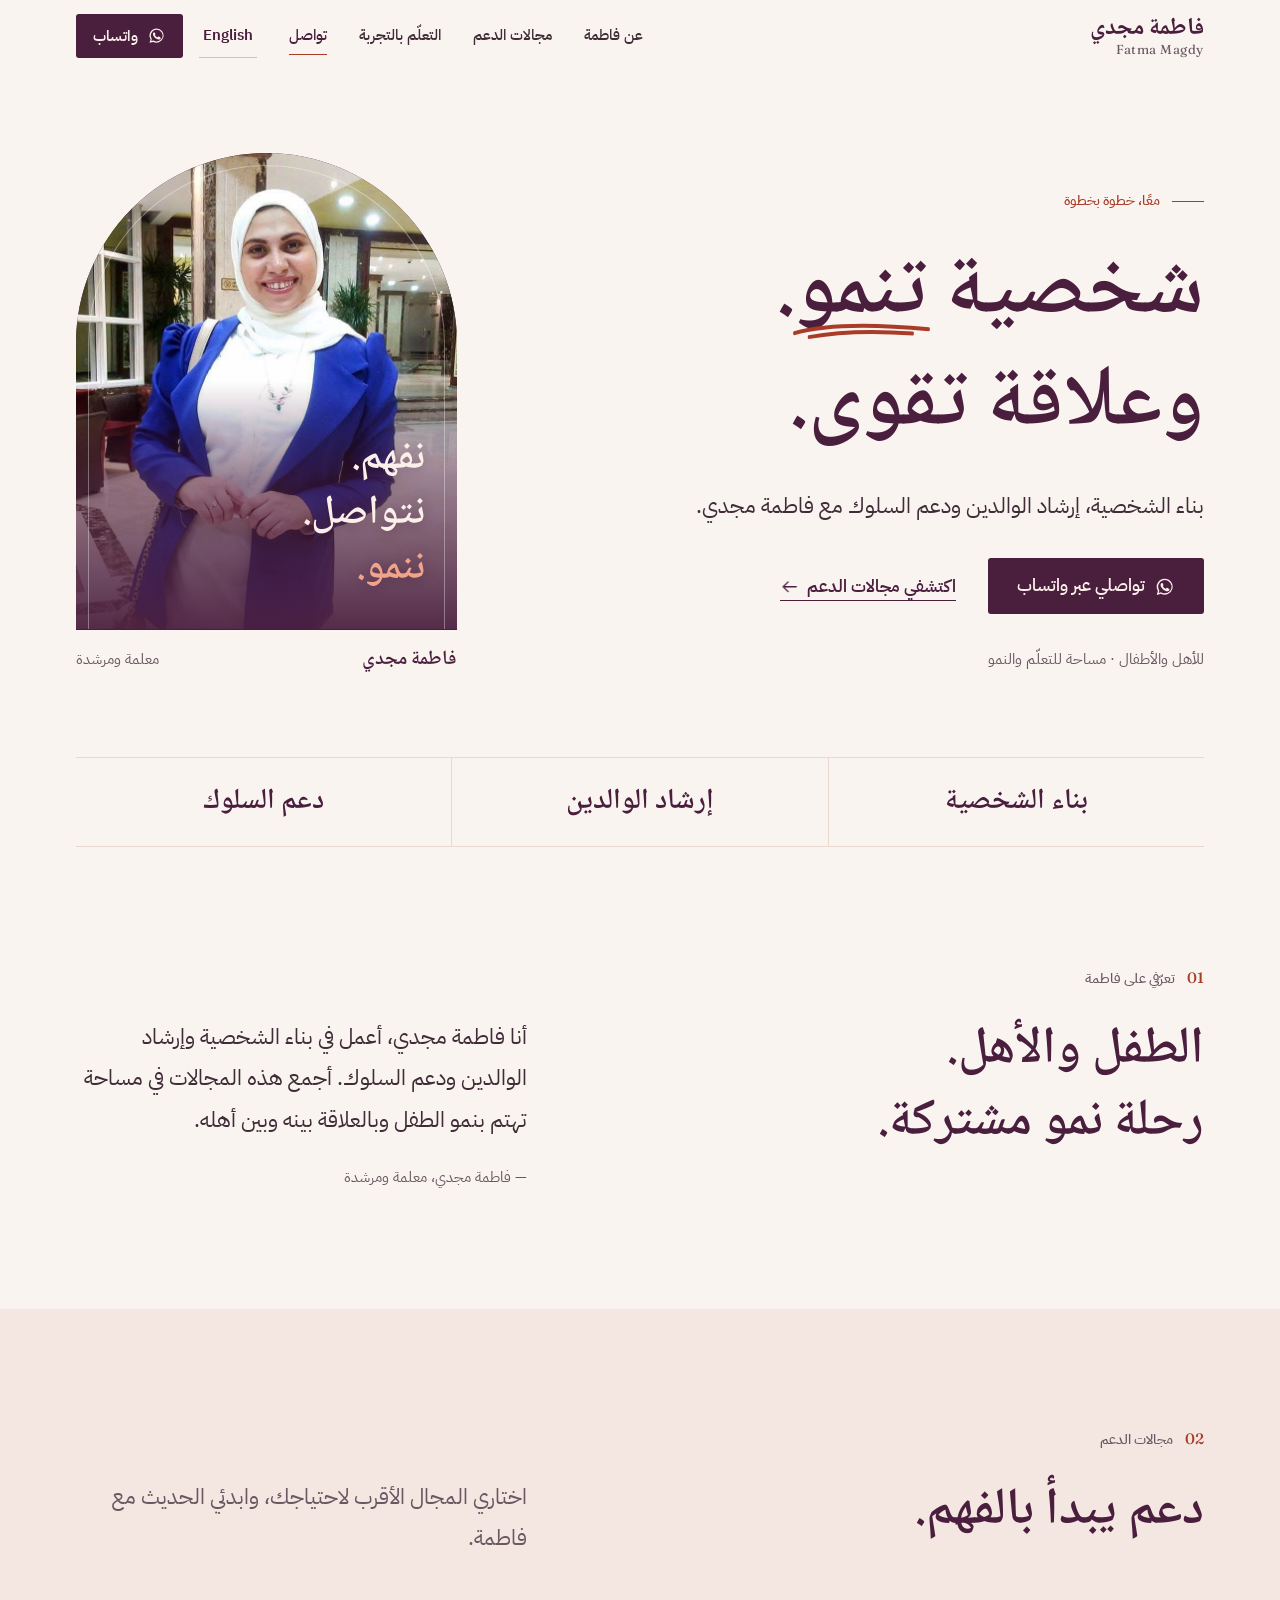
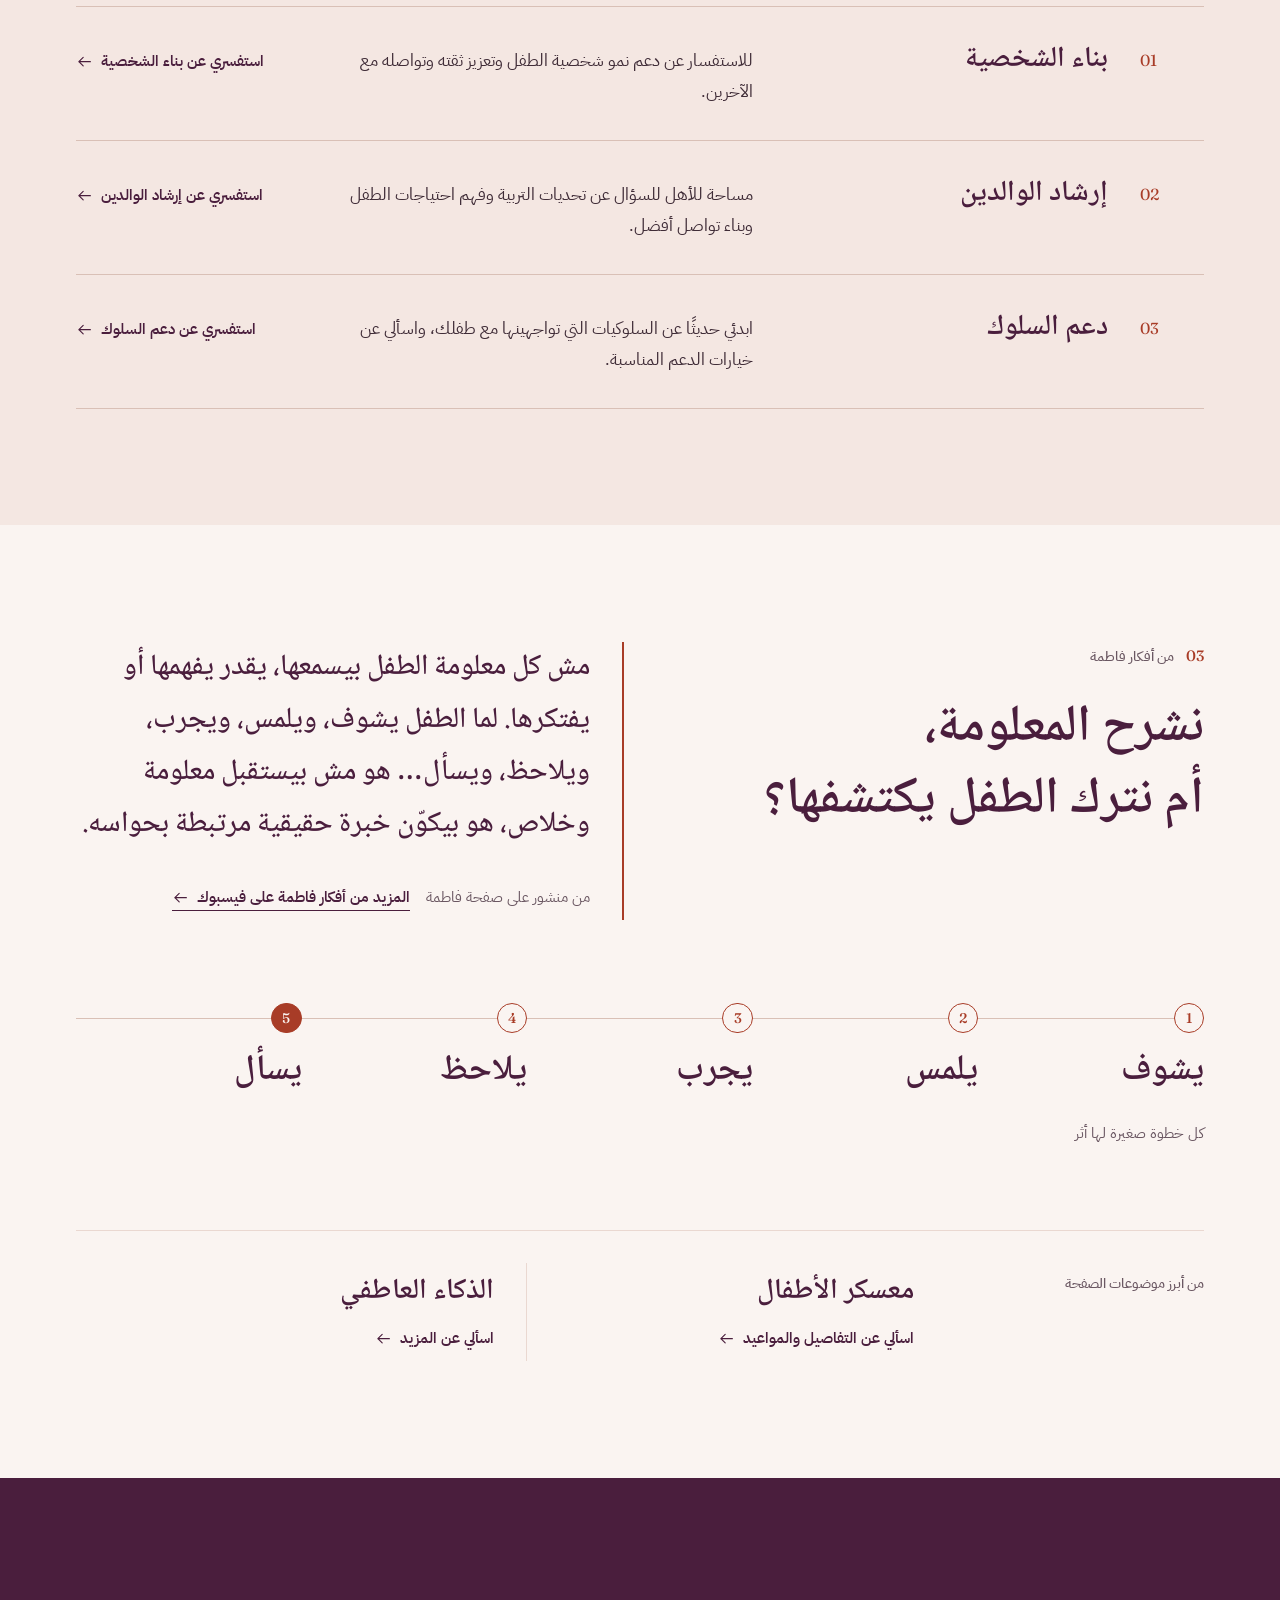
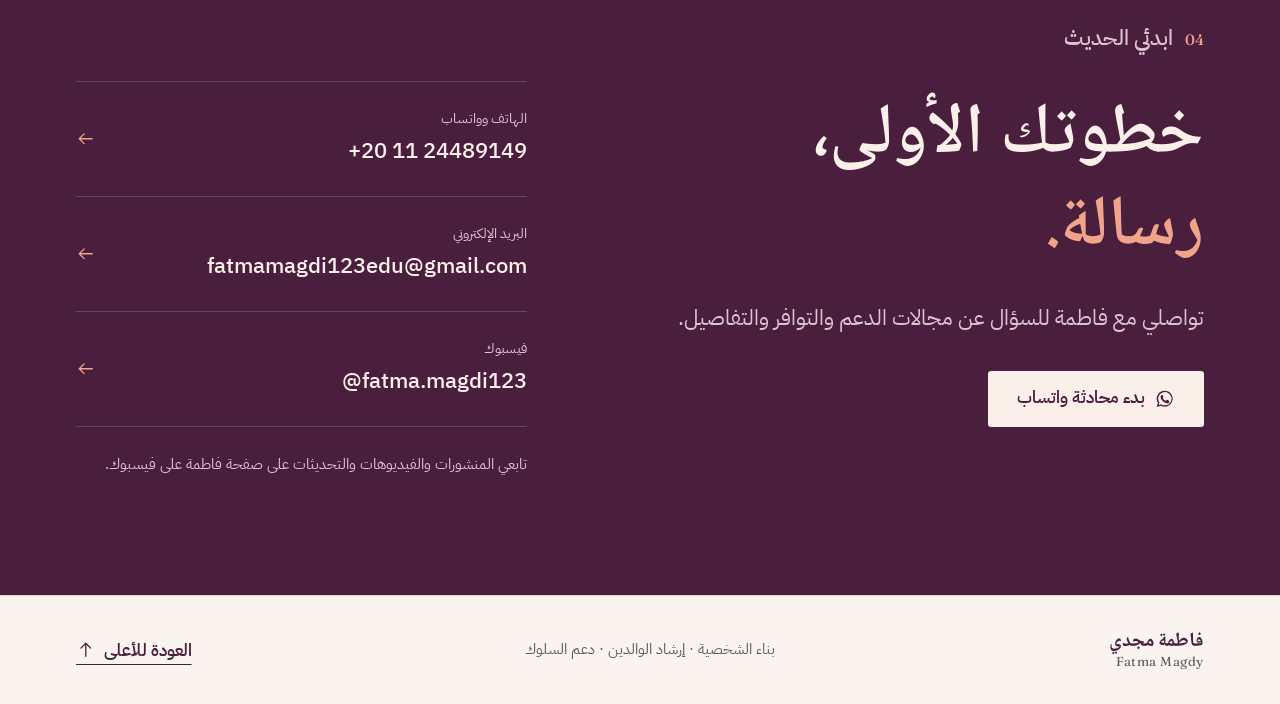
<file: index.html>
<!doctype html>
<html lang="ar" dir="rtl">
<head>
  <meta charset="UTF-8">
  <meta name="viewport" content="width=device-width,initial-scale=1">
  <title>فاطمة مجدي | بناء الشخصية وإرشاد الوالدين</title>
  <meta name="description" content="فاطمة مجدي — بناء الشخصية، إرشاد الوالدين ودعم السلوك. تواصل عبر واتساب لمعرفة المزيد.">
  <meta name="theme-color" content="#4a1e3d">
  <meta property="og:type" content="website">
  <meta property="og:title" content="فاطمة مجدي | Fatma Magdy">
  <meta property="og:description" content="بناء الشخصية · إرشاد الوالدين · دعم السلوك — Character building · Parent mentoring · Behavior support">
  <meta property="og:image" content="https://wonderful-pebble-048e87f10.5.azurestaticapps.net/portrait.jpg">
  <link rel="icon" type="image/svg+xml" href="data:image/svg+xml,%3Csvg xmlns='http://www.w3.org/2000/svg' viewBox='0 0 40 40'%3E%3Crect width='40' height='40' rx='8' fill='%234a1e3d'/%3E%3Ctext x='20' y='28' font-size='24' font-family='Georgia,serif' text-anchor='middle' fill='%23faf4f1'%3EF%3C/text%3E%3Cpath d='M11 32c6-2 12-2 18 0' stroke='%23f2a48a' stroke-width='2' fill='none' stroke-linecap='round'/%3E%3C/svg%3E">
  <link rel="preconnect" href="https://fonts.googleapis.com">
  <link rel="preconnect" href="https://fonts.gstatic.com" crossorigin>
  <link rel="stylesheet" href="https://fonts.googleapis.com/css2?family=Fraunces:opsz,wght@9..144,400;9..144,500;9..144,600&family=IBM+Plex+Sans+Arabic:wght@400;500;600&family=Noto+Naskh+Arabic:wght@500;600;700&display=swap">
  <link rel="stylesheet" href="style.css">
  <script src="script.js" defer></script>
</head>
<body>
<svg width="0" height="0" style="position:absolute" aria-hidden="true" focusable="false">
  <symbol id="i-wa" viewBox="0 0 24 24"><path fill="currentColor" d="M12.04 2a9.9 9.9 0 0 0-8.5 15l-1.4 5 5.1-1.3A9.9 9.9 0 1 0 12.04 2Zm0 18.1a8.2 8.2 0 0 1-4.2-1.2l-.3-.2-3 .8.8-3-.2-.3a8.2 8.2 0 1 1 6.9 3.9Zm4.5-6.1c-.2-.1-1.5-.7-1.7-.8-.2-.1-.4-.1-.6.1l-.8 1c-.1.2-.3.2-.5.1a6.7 6.7 0 0 1-3.3-2.9c-.3-.4.2-.4.7-1.4.1-.2 0-.3 0-.4l-.8-1.8c-.2-.5-.4-.4-.6-.4h-.5a1 1 0 0 0-.7.3 3 3 0 0 0-.9 2.2 5.2 5.2 0 0 0 1.1 2.8 11.9 11.9 0 0 0 4.6 4c1.7.7 2.3.8 3.2.7.5-.1 1.5-.6 1.8-1.2.2-.6.2-1.1.1-1.2l-.5-.3Z"/></symbol>
  <symbol id="i-arrow" viewBox="0 0 24 24"><path fill="none" stroke="currentColor" stroke-width="1.6" stroke-linecap="round" stroke-linejoin="round" d="M4 12h16m-6-6 6 6-6 6"/></symbol>
</svg>

<a class="skip" href="#main" data-ar="تخطَّ إلى المحتوى" data-en="Skip to content">تخطَّ إلى المحتوى</a>

<header class="site-header" id="top">
  <div class="container header-bar">
    <a class="wordmark" href="#home">
      <span class="wordmark-main" data-ar="فاطمة مجدي" data-en="Fatma Magdy">فاطمة مجدي</span>
      <span class="wordmark-alt" data-ar="Fatma Magdy" data-en="فاطمة مجدي" lang="en">Fatma Magdy</span>
    </a>

    <nav class="site-nav" id="site-nav" aria-label="Main navigation">
      <a href="#about" data-ar="عن فاطمة" data-en="About">عن فاطمة</a>
      <a href="#support" data-ar="مجالات الدعم" data-en="Support">مجالات الدعم</a>
      <a href="#insights" data-ar="التعلّم بالتجربة" data-en="Learning by doing">التعلّم بالتجربة</a>
      <a href="#contact" data-ar="تواصل" data-en="Contact">تواصل</a>
      <a class="btn btn-primary nav-cta" href="https://wa.me/201124489149" target="_blank" rel="noopener"><svg class="i"><use href="#i-wa"/></svg><span data-ar="تواصلي عبر واتساب" data-en="Connect on WhatsApp">تواصلي عبر واتساب</span></a>
    </nav>

    <div class="header-tools">
      <button class="lang-switch" type="button" lang="en" aria-label="Switch to English">English</button>
      <a class="btn btn-primary btn-sm header-cta" href="https://wa.me/201124489149" target="_blank" rel="noopener"><svg class="i"><use href="#i-wa"/></svg><span data-ar="واتساب" data-en="WhatsApp">واتساب</span></a>
      <button class="menu-btn" type="button" aria-controls="site-nav" aria-expanded="false" aria-label="القائمة"><span></span><span></span></button>
    </div>
  </div>
</header>

<main id="main">
  <!-- Hero -->
  <section class="hero" id="home">
    <div class="container hero-grid">
      <div class="hero-text">
        <p class="eyebrow" data-ar="معًا، خطوة بخطوة" data-en="Growing together, step by step">معًا، خطوة بخطوة</p>
        <h1 class="display" data-ar="شخصية <span class=&quot;nw&quot;><span class=&quot;mark&quot;>تنمو</span>.</span><br>وعلاقة تقوى." data-en="Growing <span class=&quot;nw&quot;><span class=&quot;mark&quot;>character</span>.</span><br>Stronger connections.">شخصية <span class="nw"><span class="mark">تنمو</span>.</span><br>وعلاقة تقوى.</h1>
        <p class="lead" data-ar="بناء الشخصية، إرشاد الوالدين ودعم السلوك مع فاطمة مجدي." data-en="Character building, parent mentoring, and behavior support with Fatma Magdy.">بناء الشخصية، إرشاد الوالدين ودعم السلوك مع فاطمة مجدي.</p>
        <div class="hero-actions">
          <a class="btn btn-primary btn-lg" href="https://wa.me/201124489149" target="_blank" rel="noopener"><svg class="i"><use href="#i-wa"/></svg><span data-ar="تواصلي عبر واتساب" data-en="Connect on WhatsApp">تواصلي عبر واتساب</span></a>
          <a class="link-arrow" href="#support"><span data-ar="اكتشفي مجالات الدعم" data-en="Explore support">اكتشفي مجالات الدعم</span><svg class="i"><use href="#i-arrow"/></svg></a>
        </div>
        <p class="hero-note" data-ar="للأهل والأطفال · مساحة للتعلّم والنمو" data-en="For parents &amp; children · Room to learn and grow">للأهل والأطفال · مساحة للتعلّم والنمو</p>
      </div>

      <figure class="hero-visual">
        <div class="arch">
          <img class="arch-photo" src="portrait-arch.jpg" alt="فاطمة مجدي" width="768" height="960" fetchpriority="high">
          <p class="arch-words" data-ar="<span>نفهم.</span><span>نتواصل.</span><em>ننمو.</em>" data-en="<span>Understand.</span><span>Connect.</span><em>Grow.</em>"><span>نفهم.</span><span>نتواصل.</span><em>ننمو.</em></p>
        </div>
        <figcaption class="person">
          <strong data-ar="فاطمة مجدي" data-en="Fatma Magdy">فاطمة مجدي</strong>
          <span data-ar="معلمة ومرشدة" data-en="Teacher &amp; mentor">معلمة ومرشدة</span>
        </figcaption>
      </figure>
    </div>

    <div class="container">
      <ul class="pillars" aria-label="Mentoring areas">
        <li data-ar="بناء الشخصية" data-en="Character building">بناء الشخصية</li>
        <li data-ar="إرشاد الوالدين" data-en="Parent mentoring">إرشاد الوالدين</li>
        <li data-ar="دعم السلوك" data-en="Behavior support">دعم السلوك</li>
      </ul>
    </div>
  </section>

  <!-- About -->
  <section class="section about" id="about">
    <div class="container about-grid">
      <p class="section-label"><span class="num">01</span><span data-ar="تعرّفي على فاطمة" data-en="Meet Fatma">تعرّفي على فاطمة</span></p>
      <h2 class="h2" data-ar="الطفل والأهل.<br>رحلة نمو مشتركة." data-en="Children and parents.<br>A shared journey.">الطفل والأهل.<br>رحلة نمو مشتركة.</h2>
      <div class="about-body">
        <p data-ar="أنا فاطمة مجدي، أعمل في بناء الشخصية وإرشاد الوالدين ودعم السلوك. أجمع هذه المجالات في مساحة تهتم بنمو الطفل وبالعلاقة بينه وبين أهله." data-en="I’m Fatma Magdy. My work focuses on character building, parent mentoring, and behavior support, bringing together a child’s growth and the relationships around them.">أنا فاطمة مجدي، أعمل في بناء الشخصية وإرشاد الوالدين ودعم السلوك. أجمع هذه المجالات في مساحة تهتم بنمو الطفل وبالعلاقة بينه وبين أهله.</p>
        <p class="signature" data-ar="— فاطمة مجدي، معلمة ومرشدة" data-en="— Fatma Magdy, teacher &amp; mentor">— فاطمة مجدي، معلمة ومرشدة</p>
      </div>
    </div>
  </section>

  <!-- Support -->
  <section class="section support" id="support">
    <div class="container">
      <div class="support-head">
        <p class="section-label"><span class="num">02</span><span data-ar="مجالات الدعم" data-en="Ways to connect">مجالات الدعم</span></p>
        <h2 class="h2" data-ar="دعم يبدأ بالفهم." data-en="Support starts with understanding.">دعم يبدأ بالفهم.</h2>
        <p class="muted" data-ar="اختاري المجال الأقرب لاحتياجك، وابدئي الحديث مع فاطمة." data-en="Choose the area closest to your needs and start a conversation with Fatma.">اختاري المجال الأقرب لاحتياجك، وابدئي الحديث مع فاطمة.</p>
      </div>

      <ol class="support-list">
        <li>
          <a class="support-row" data-wa="character" href="https://wa.me/201124489149?text=%D9%85%D8%B1%D8%AD%D8%A8%D9%8B%D8%A7%20%D9%81%D8%A7%D8%B7%D9%85%D8%A9%D8%8C%20%D8%A3%D8%AD%D8%A8%20%D8%A3%D8%B3%D8%A3%D9%84%20%D8%B9%D9%86%20%D8%A8%D9%86%D8%A7%D8%A1%20%D8%A7%D9%84%D8%B4%D8%AE%D8%B5%D9%8A%D8%A9." target="_blank" rel="noopener">
            <span class="row-num" aria-hidden="true">01</span>
            <h3 class="h3" data-ar="بناء الشخصية" data-en="Character building">بناء الشخصية</h3>
            <p data-ar="للاستفسار عن دعم نمو شخصية الطفل وتعزيز ثقته وتواصله مع الآخرين." data-en="Ask about supporting your child’s personal growth, confidence, and connection with others.">للاستفسار عن دعم نمو شخصية الطفل وتعزيز ثقته وتواصله مع الآخرين.</p>
            <span class="row-cta"><span data-ar="استفسري عن بناء الشخصية" data-en="Ask about character building">استفسري عن بناء الشخصية</span><svg class="i"><use href="#i-arrow"/></svg></span>
          </a>
        </li>
        <li>
          <a class="support-row" data-wa="parent" href="https://wa.me/201124489149?text=%D9%85%D8%B1%D8%AD%D8%A8%D9%8B%D8%A7%20%D9%81%D8%A7%D8%B7%D9%85%D8%A9%D8%8C%20%D8%A3%D8%AD%D8%A8%20%D8%A3%D8%B3%D8%A3%D9%84%20%D8%B9%D9%86%20%D8%A5%D8%B1%D8%B4%D8%A7%D8%AF%20%D8%A7%D9%84%D9%88%D8%A7%D9%84%D8%AF%D9%8A%D9%86." target="_blank" rel="noopener">
            <span class="row-num" aria-hidden="true">02</span>
            <h3 class="h3" data-ar="إرشاد الوالدين" data-en="Parent mentoring">إرشاد الوالدين</h3>
            <p data-ar="مساحة للأهل للسؤال عن تحديات التربية وفهم احتياجات الطفل وبناء تواصل أفضل." data-en="A place for parents to discuss parenting challenges, understand their child’s needs, and explore better communication.">مساحة للأهل للسؤال عن تحديات التربية وفهم احتياجات الطفل وبناء تواصل أفضل.</p>
            <span class="row-cta"><span data-ar="استفسري عن إرشاد الوالدين" data-en="Ask about parent mentoring">استفسري عن إرشاد الوالدين</span><svg class="i"><use href="#i-arrow"/></svg></span>
          </a>
        </li>
        <li>
          <a class="support-row" data-wa="behavior" href="https://wa.me/201124489149?text=%D9%85%D8%B1%D8%AD%D8%A8%D9%8B%D8%A7%20%D9%81%D8%A7%D8%B7%D9%85%D8%A9%D8%8C%20%D8%A3%D8%AD%D8%A8%20%D8%A3%D8%B3%D8%A3%D9%84%20%D8%B9%D9%86%20%D8%AF%D8%B9%D9%85%20%D8%A7%D9%84%D8%B3%D9%84%D9%88%D9%83." target="_blank" rel="noopener">
            <span class="row-num" aria-hidden="true">03</span>
            <h3 class="h3" data-ar="دعم السلوك" data-en="Behavior support">دعم السلوك</h3>
            <p data-ar="ابدئي حديثًا عن السلوكيات التي تواجهينها مع طفلك، واسألي عن خيارات الدعم المناسبة." data-en="Start a conversation about the behaviors you’re navigating with your child and ask about suitable support.">ابدئي حديثًا عن السلوكيات التي تواجهينها مع طفلك، واسألي عن خيارات الدعم المناسبة.</p>
            <span class="row-cta"><span data-ar="استفسري عن دعم السلوك" data-en="Ask about behavior support">استفسري عن دعم السلوك</span><svg class="i"><use href="#i-arrow"/></svg></span>
          </a>
        </li>
      </ol>
    </div>
  </section>

  <!-- Insights -->
  <section class="section insights" id="insights">
    <div class="container">
      <div class="insight-grid">
        <div class="insight-head">
          <p class="section-label"><span class="num">03</span><span data-ar="من أفكار فاطمة" data-en="Insights from Fatma">من أفكار فاطمة</span></p>
          <h2 class="h2" data-ar="نشرح المعلومة،<br>أم نترك الطفل يكتشفها؟" data-en="Explain it,<br>or let children discover it?">نشرح المعلومة،<br>أم نترك الطفل يكتشفها؟</h2>
        </div>
        <figure class="pull-quote">
          <blockquote data-ar="مش كل معلومة الطفل بيسمعها، يقدر يفهمها أو يفتكرها. لما الطفل يشوف، ويلمس، ويجرب، ويلاحظ، ويسأل… هو مش بيستقبل معلومة وخلاص، هو بيكوّن خبرة حقيقية مرتبطة بحواسه." data-en="Not everything a child hears is something they can understand or remember. When children see, touch, try, observe, and ask questions, they build real experiences connected to their senses.">مش كل معلومة الطفل بيسمعها، يقدر يفهمها أو يفتكرها. لما الطفل يشوف، ويلمس، ويجرب، ويلاحظ، ويسأل… هو مش بيستقبل معلومة وخلاص، هو بيكوّن خبرة حقيقية مرتبطة بحواسه.</blockquote>
          <figcaption><span data-ar="من منشور على صفحة فاطمة" data-en="From a post on Fatma’s page">من منشور على صفحة فاطمة</span> <a class="link-arrow small" href="https://www.facebook.com/share/1EoVXsw3oD/" target="_blank" rel="noopener"><span data-ar="المزيد من أفكار فاطمة على فيسبوك" data-en="More from Fatma on Facebook">المزيد من أفكار فاطمة على فيسبوك</span><svg class="i"><use href="#i-arrow"/></svg></a></figcaption>
        </figure>
      </div>

      <ol class="senses" aria-label="Learning by experience">
        <li><span class="n">1</span><span data-ar="يشوف" data-en="Sees">يشوف</span></li>
        <li><span class="n">2</span><span data-ar="يلمس" data-en="Touches">يلمس</span></li>
        <li><span class="n">3</span><span data-ar="يجرب" data-en="Tries">يجرب</span></li>
        <li><span class="n">4</span><span data-ar="يلاحظ" data-en="Observes">يلاحظ</span></li>
        <li><span class="n">5</span><span data-ar="يسأل" data-en="Asks">يسأل</span></li>
      </ol>
      <p class="senses-note" data-ar="كل خطوة صغيرة لها أثر" data-en="Small steps make a difference">كل خطوة صغيرة لها أثر</p>

      <div class="topics">
        <p class="topics-label" data-ar="من أبرز موضوعات الصفحة" data-en="Featured on the page">من أبرز موضوعات الصفحة</p>
        <a class="topic" data-wa="camps" href="https://wa.me/201124489149?text=%D9%85%D8%B1%D8%AD%D8%A8%D9%8B%D8%A7%20%D9%81%D8%A7%D8%B7%D9%85%D8%A9%D8%8C%20%D8%A3%D8%AD%D8%A8%20%D8%A3%D8%B9%D8%B1%D9%81%20%D8%AA%D9%81%D8%A7%D8%B5%D9%8A%D9%84%20%D9%85%D8%B9%D8%B3%D9%83%D8%B1%20%D8%A7%D9%84%D8%A3%D8%B7%D9%81%D8%A7%D9%84." target="_blank" rel="noopener">
          <h3 class="h3" data-ar="معسكر الأطفال" data-en="Children’s camps">معسكر الأطفال</h3>
          <span class="row-cta"><span data-ar="اسألي عن التفاصيل والمواعيد" data-en="Ask about details and dates">اسألي عن التفاصيل والمواعيد</span><svg class="i"><use href="#i-arrow"/></svg></span>
        </a>
        <a class="topic" data-wa="ei" href="https://wa.me/201124489149?text=%D9%85%D8%B1%D8%AD%D8%A8%D9%8B%D8%A7%20%D9%81%D8%A7%D8%B7%D9%85%D8%A9%D8%8C%20%D8%A3%D8%AD%D8%A8%20%D8%A3%D8%B9%D8%B1%D9%81%20%D8%A3%D9%83%D8%AB%D8%B1%20%D8%B9%D9%86%20%D8%A7%D9%84%D8%B0%D9%83%D8%A7%D8%A1%20%D8%A7%D9%84%D8%B9%D8%A7%D8%B7%D9%81%D9%8A." target="_blank" rel="noopener">
          <h3 class="h3" data-ar="الذكاء العاطفي" data-en="Emotional intelligence">الذكاء العاطفي</h3>
          <span class="row-cta"><span data-ar="اسألي عن المزيد" data-en="Ask for more information">اسألي عن المزيد</span><svg class="i"><use href="#i-arrow"/></svg></span>
        </a>
      </div>
    </div>
  </section>

  <!-- Contact -->
  <section class="section contact" id="contact">
    <div class="container contact-grid">
      <div class="contact-intro">
        <p class="section-label"><span class="num">04</span><span data-ar="ابدئي الحديث" data-en="Start a conversation">ابدئي الحديث</span></p>
        <h2 class="display-2" data-ar="خطوتك الأولى،<br><em>رسالة.</em>" data-en="The first step?<br><em>A conversation.</em>">خطوتك الأولى،<br><em>رسالة.</em></h2>
        <p data-ar="تواصلي مع فاطمة للسؤال عن مجالات الدعم والتوافر والتفاصيل." data-en="Get in touch with Fatma to ask about support, availability, and details.">تواصلي مع فاطمة للسؤال عن مجالات الدعم والتوافر والتفاصيل.</p>
        <a class="btn btn-light btn-lg" href="https://wa.me/201124489149" target="_blank" rel="noopener"><svg class="i"><use href="#i-wa"/></svg><span data-ar="بدء محادثة واتساب" data-en="Start a WhatsApp conversation">بدء محادثة واتساب</span></a>
      </div>

      <ul class="contact-list">
        <li><a href="tel:+201124489149"><span class="k" data-ar="الهاتف وواتساب" data-en="Phone &amp; WhatsApp">الهاتف وواتساب</span><span class="v" dir="ltr">+20 11 24489149</span><svg class="i"><use href="#i-arrow"/></svg></a></li>
        <li><a href="mailto:fatmamagdi123edu@gmail.com"><span class="k" data-ar="البريد الإلكتروني" data-en="Email">البريد الإلكتروني</span><span class="v" dir="ltr">fatmamagdi123edu@gmail.com</span><svg class="i"><use href="#i-arrow"/></svg></a></li>
        <li><a href="https://www.facebook.com/share/1EoVXsw3oD/" target="_blank" rel="noopener"><span class="k" data-ar="فيسبوك" data-en="Facebook">فيسبوك</span><span class="v" dir="ltr">@fatma.magdi123</span><svg class="i"><use href="#i-arrow"/></svg></a></li>
      </ul>
      <p class="contact-social" data-ar="تابعي المنشورات والفيديوهات والتحديثات على صفحة فاطمة على فيسبوك." data-en="Explore posts, videos, and updates on Fatma’s Facebook page.">تابعي المنشورات والفيديوهات والتحديثات على صفحة فاطمة على فيسبوك.</p>
    </div>
  </section>
</main>

<footer class="site-footer">
  <div class="container footer-bar">
    <a class="wordmark" href="#home">
      <span class="wordmark-main" data-ar="فاطمة مجدي" data-en="Fatma Magdy">فاطمة مجدي</span>
      <span class="wordmark-alt" data-ar="Fatma Magdy" data-en="فاطمة مجدي" lang="en">Fatma Magdy</span>
    </a>
    <p data-ar="بناء الشخصية · إرشاد الوالدين · دعم السلوك" data-en="Character building · Parent mentoring · Behavior support">بناء الشخصية · إرشاد الوالدين · دعم السلوك</p>
    <a class="link-arrow up" href="#top"><span data-ar="العودة للأعلى" data-en="Back to top">العودة للأعلى</span><svg class="i"><use href="#i-arrow"/></svg></a>
  </div>
</footer>

<a class="wa-float" href="https://wa.me/201124489149" target="_blank" rel="noopener" aria-label="WhatsApp"><svg class="i"><use href="#i-wa"/></svg></a>
</body>
</html>
</file>
<file: style.css>
/* ==========================================================================
   Fatma Magdy — design tokens
   ========================================================================== */
:root{
  /* Color */
  --paper:#faf4f1;
  --paper-deep:#f4e7e2;
  --ink:#4a1e3d;
  --ink-deep:#36152c;
  --text:#3f2c37;
  --muted:#6a5762;
  --line:#ead8d1;
  --line-strong:#d9c0b6;
  --clay:#a83c27;
  --clay-soft:#f2a48a;
  --on-ink:#fbefe9;
  --on-ink-muted:#dcc3d0;
  --on-ink-line:rgba(251,239,233,.18);
  --focus:#a83c27;
  --shadow:54,21,44;

  /* Type */
  --font-ar-display:'Noto Naskh Arabic','Amiri',serif;
  --font-ar-text:'IBM Plex Sans Arabic',system-ui,sans-serif;
  --font-en-display:'Fraunces',Georgia,serif;
  --font-en-text:'IBM Plex Sans Arabic',system-ui,sans-serif;
  --fs-display:clamp(2.75rem,1.7rem + 4.6vw,5.75rem);
  --fs-display-2:clamp(2.5rem,1.7rem + 3.4vw,4.75rem);
  --fs-h2:clamp(2rem,1.45rem + 2.2vw,3.375rem);
  --fs-h3:clamp(1.375rem,1.15rem + .8vw,1.875rem);
  --fs-lead:clamp(1.125rem,1rem + .45vw,1.375rem);
  --fs-body:1.0625rem;
  --fs-small:.9375rem;
  --fs-label:.875rem;

  /* Space (4px base) */
  --s1:.25rem;--s2:.5rem;--s3:.75rem;--s4:1rem;--s5:1.5rem;--s6:2rem;--s7:3rem;--s8:4rem;--s9:6rem;--s10:8rem;
  --section:clamp(4rem,2.5rem + 6vw,8rem);
  --gutter:clamp(1.25rem,.75rem + 2.5vw,3rem);
  --container:76rem;

  /* Shape & motion */
  --radius:3px;
  --header-h:4.5rem;
  --ease:cubic-bezier(.2,.7,.2,1);
  --t-fast:.18s;
  --t:.32s;
}

/* ==========================================================================
   Base
   ========================================================================== */
*,*::before,*::after{box-sizing:border-box}
html{scroll-behavior:smooth;scroll-padding-top:calc(var(--header-h) + 1rem);-webkit-text-size-adjust:100%}
body{margin:0;background:var(--paper);color:var(--text);font-family:var(--font-ar-text);font-size:var(--fs-body);line-height:1.85;text-rendering:optimizeLegibility;-webkit-font-smoothing:antialiased}
html[lang=en] body{font-family:var(--font-en-text);line-height:1.7}
h1,h2,h3,p,figure,blockquote,ul,ol{margin:0;padding:0}
ul,ol{list-style:none}
img,svg{display:block}
a{color:inherit;text-decoration:none}
button{font:inherit;color:inherit;background:none;border:0;padding:0;cursor:pointer}
em{font-style:normal}
::selection{background:var(--clay-soft);color:var(--ink-deep)}
:focus-visible{outline:2px solid var(--focus);outline-offset:3px;border-radius:2px}
.contact :focus-visible{--focus:var(--clay-soft)}
.i{width:1.15em;height:1.15em;flex-shrink:0}
.container{width:100%;max-width:var(--container);margin-inline:auto;padding-inline:var(--gutter)}
.muted{color:var(--muted)}

.skip{position:absolute;inset-inline-start:1rem;top:-4rem;z-index:100;background:var(--ink);color:var(--on-ink);padding:.6rem 1rem;border-radius:var(--radius)}
.skip:focus{top:1rem}

/* Display type */
.display,.display-2,.h2,.h3,.wordmark-main,.arch-words,.pull-quote blockquote,.senses li,.person strong{font-family:var(--font-ar-display);color:var(--ink);font-weight:600}
html[lang=en] :is(.display,.display-2,.h2,.h3,.wordmark-main,.arch-words,.pull-quote blockquote,.senses li,.person strong){font-family:var(--font-en-display);font-weight:500;font-variation-settings:"opsz" 96}
.display{font-size:var(--fs-display);line-height:1.3}
.display-2{font-size:var(--fs-display-2);line-height:1.3}
.h2{font-size:var(--fs-h2);line-height:1.4}
.h3{font-size:var(--fs-h3);line-height:1.45}
html[lang=en] .display{font-size:calc(var(--fs-display) * .9);line-height:1.04;letter-spacing:-.02em}
html[lang=en] .display-2{line-height:1.06;letter-spacing:-.02em}
html[lang=en] .h2{line-height:1.12;letter-spacing:-.01em}
html[lang=en] .h3{line-height:1.25}

.section{padding-block:var(--section)}
.section-label{display:flex;align-items:baseline;gap:var(--s3);font-size:var(--fs-label);font-weight:500;color:var(--muted);margin-bottom:var(--s5)}
.num,.row-num,.senses .n{font-variant-numeric:lining-nums}
.num{font-family:var(--font-en-display);font-size:.9375rem;color:var(--clay);direction:ltr;font-variant-numeric:lining-nums}

/* Hand-drawn "teacher's pen" underline */
.nw{white-space:nowrap}
.mark{position:relative;display:inline-block;white-space:nowrap}
.mark::after{content:"";position:absolute;inset-inline:-.04em;bottom:.12em;height:.24em;background:var(--clay);-webkit-mask:url("data:image/svg+xml,%3Csvg xmlns='http://www.w3.org/2000/svg' viewBox='0 0 200 14' preserveAspectRatio='none'%3E%3Cpath d='M3 9.5C42 4.2 104 2.8 197 6.8M24 12c40-3.4 92-4.3 150-2.4' fill='none' stroke='%23000' stroke-width='2.6' stroke-linecap='round'/%3E%3C/svg%3E") center/100% 100% no-repeat;mask:url("data:image/svg+xml,%3Csvg xmlns='http://www.w3.org/2000/svg' viewBox='0 0 200 14' preserveAspectRatio='none'%3E%3Cpath d='M3 9.5C42 4.2 104 2.8 197 6.8M24 12c40-3.4 92-4.3 150-2.4' fill='none' stroke='%23000' stroke-width='2.6' stroke-linecap='round'/%3E%3C/svg%3E") center/100% 100% no-repeat;transform-origin:right center}
html[lang=en] .mark::after{bottom:-.06em;transform-origin:left center}
@media (prefers-reduced-motion:no-preference){
  .mark::after{animation:draw .9s .35s var(--ease) both}
  @keyframes draw{from{transform:scaleX(0)}to{transform:scaleX(1)}}
}

/* Buttons & links */
.btn{display:inline-flex;align-items:center;justify-content:center;gap:.65rem;min-height:3rem;padding:0 1.4rem;border-radius:var(--radius);font-weight:600;font-size:var(--fs-small);line-height:1.2;border:1px solid transparent;transition:background var(--t-fast),color var(--t-fast),transform var(--t-fast) var(--ease)}
.btn:active{transform:translateY(1px)}
.btn-lg{min-height:3.5rem;padding:0 1.75rem;font-size:1.0625rem}
.btn-sm{min-height:2.75rem;padding:0 1rem}
.btn-primary{background:var(--ink);color:var(--on-ink)}
.btn-primary:hover{background:var(--ink-deep)}
.btn-light{background:var(--on-ink);color:var(--ink)}
.btn-light:hover{background:#fff}
.link-arrow{display:inline-flex;align-items:center;gap:.5rem;min-height:2.75rem;font-weight:600;color:var(--ink);background:linear-gradient(currentColor,currentColor) no-repeat right calc(50% + .85em)/100% 1px;transition:background-size var(--t) var(--ease)}
html[dir=ltr] .link-arrow{background-position:left calc(50% + .85em)}
.link-arrow:hover{background-size:0 1px}
.link-arrow .i,.row-cta .i,.contact-list .i{transition:transform var(--t) var(--ease)}
html[dir=rtl] :is(.link-arrow,.row-cta,.contact-list) .i{transform:scaleX(-1)}
.link-arrow:hover .i{transform:translateX(4px)}
html[dir=rtl] .link-arrow:hover .i{transform:scaleX(-1) translateX(4px)}
.link-arrow.small{font-size:var(--fs-small)}
.link-arrow.up .i{transform:rotate(-90deg)!important}

/* ==========================================================================
   Header
   ========================================================================== */
.site-header{position:sticky;top:0;z-index:50;background:color-mix(in srgb,var(--paper) 94%,transparent);border-bottom:1px solid transparent;transition:border-color var(--t),background var(--t)}
.site-header.is-scrolled{border-color:var(--line);background:var(--paper)}
.header-bar{display:flex;align-items:center;gap:var(--s6);height:var(--header-h)}
.wordmark{display:flex;flex-direction:column;justify-content:center;min-height:2.75rem;line-height:1.15}
.wordmark-main{font-size:1.5rem;font-weight:700;white-space:nowrap}
.wordmark-alt{font-family:var(--font-en-display);font-size:.8125rem;color:var(--muted);letter-spacing:.04em;white-space:nowrap}
html[lang=en] .wordmark-alt{font-family:var(--font-ar-text);letter-spacing:0}
.site-nav{display:flex;align-items:center;gap:var(--s6);margin-inline-start:auto}
.site-nav>a:not(.btn){position:relative;font-size:var(--fs-small);font-weight:500;color:var(--text);padding-block:.6rem}
.site-nav>a:not(.btn)::after{content:"";position:absolute;inset-inline:0;bottom:.3rem;height:1px;background:var(--clay);transform:scaleX(0);transition:transform var(--t) var(--ease)}
.site-nav>a:not(.btn):hover::after,.site-nav>a.is-active::after{transform:scaleX(1)}
.site-nav>a.is-active{color:var(--ink)}
.nav-cta{display:none}
.header-tools{display:flex;align-items:center;gap:var(--s4)}
.lang-switch{min-height:2.75rem;padding-inline:.25rem;font-size:var(--fs-small);font-weight:600;color:var(--ink);border-bottom:1px solid var(--line-strong);border-radius:0;transition:border-color var(--t-fast)}
.lang-switch:hover{border-color:var(--ink)}
.menu-btn{display:none;width:2.75rem;height:2.75rem;flex-direction:column;align-items:center;justify-content:center;gap:7px;border:1px solid var(--line-strong);border-radius:var(--radius)}
.menu-btn span{display:block;width:1.15rem;height:1.5px;background:var(--ink);transition:transform var(--t) var(--ease)}
.menu-btn[aria-expanded=true] span:first-child{transform:translateY(4.25px) rotate(45deg)}
.menu-btn[aria-expanded=true] span:last-child{transform:translateY(-4.25px) rotate(-45deg)}

/* ==========================================================================
   Hero
   ========================================================================== */
.hero{padding-top:clamp(2.5rem,1rem + 5vw,6rem)}
.hero-grid{display:grid;grid-template-columns:minmax(0,7fr) minmax(0,4fr);gap:clamp(2rem,1rem + 5vw,6rem);align-items:end}
.eyebrow{display:flex;align-items:center;gap:var(--s3);font-size:var(--fs-label);font-weight:500;color:var(--clay);margin-bottom:var(--s5)}
.eyebrow::before{content:"";width:2rem;height:1px;background:currentColor}
.hero .lead{font-size:var(--fs-lead);color:var(--text);max-width:30em;margin-top:var(--s5)}
.hero-actions{display:flex;align-items:center;flex-wrap:wrap;gap:var(--s4) var(--s6);margin-top:var(--s6)}
.hero-note{margin-top:var(--s6);font-size:var(--fs-small);color:var(--muted)}

.hero-visual{display:flex;flex-direction:column;align-items:stretch}
.arch{background:var(--ink);color:var(--on-ink);border-radius:999px 999px 0 0;aspect-ratio:4/5;display:flex;align-items:flex-end;padding:var(--s6) var(--s6) var(--s6);position:relative;overflow:hidden;isolation:isolate}
.arch-photo{position:absolute;inset:0;width:100%;height:100%;object-fit:cover;object-position:50% 18%;z-index:-2;transition:transform 1.2s var(--ease)}
.arch::after{content:"";position:absolute;inset:0;z-index:-1;background:linear-gradient(to bottom,transparent 48%,color-mix(in srgb,var(--ink) 55%,transparent) 68%,color-mix(in srgb,var(--ink) 94%,transparent) 100%)}
.hero-visual:hover .arch-photo{transform:scale(1.025)}
.arch::before{content:"";position:absolute;inset:.75rem .75rem 0;z-index:1;border:1px solid rgba(255,255,255,.35);border-bottom:0;border-radius:999px 999px 0 0;pointer-events:none}
.arch-words{position:relative;z-index:2;display:flex;flex-direction:column;color:var(--on-ink);font-size:clamp(1.75rem,1.1rem + 1.8vw,2.75rem);line-height:1.35;text-shadow:0 1px 12px rgba(var(--shadow),.35)}
html[lang=en] .arch-words{line-height:1.1}
.arch-words em{color:var(--clay-soft)}
.person{display:flex;align-items:baseline;justify-content:space-between;gap:var(--s4);padding-top:var(--s4);border-top:1px solid var(--ink)}
.person strong{display:block;font-size:1.25rem;line-height:1.3}
.person>span{font-size:var(--fs-small);color:var(--muted)}

.pillars{display:flex;flex-wrap:wrap;margin-top:clamp(3rem,2rem + 4vw,6rem);border-block:1px solid var(--line)}
.pillars li{flex:1 1 0;padding:var(--s5) 0;font-family:var(--font-ar-display);font-size:var(--fs-h3);font-weight:600;color:var(--ink);text-align:center;line-height:1.4}
html[lang=en] .pillars li{font-family:var(--font-en-display);font-weight:500}
.pillars li+li{border-inline-start:1px solid var(--line)}

/* ==========================================================================
   About
   ========================================================================== */
.about-grid{display:grid;grid-template-columns:repeat(12,minmax(0,1fr));column-gap:var(--s6)}
.about .section-label{grid-column:1/-1}
.about .h2{grid-column:1/7}
.about-body{grid-column:8/-1;align-self:end}
.about-body p:first-child{font-size:var(--fs-lead);line-height:1.9}
.signature{margin-top:var(--s5);font-size:var(--fs-small);color:var(--muted)}

/* ==========================================================================
   Support — indexed list
   ========================================================================== */
.support{background:var(--paper-deep)}
.support-head{display:grid;grid-template-columns:repeat(12,minmax(0,1fr));column-gap:var(--s6);margin-bottom:var(--s7)}
.support-head .section-label{grid-column:1/-1}
.support-head .h2{grid-column:1/7}
.support-head p.muted{grid-column:8/-1;align-self:end;font-size:var(--fs-lead)}
.support-list{border-top:1px solid var(--line-strong)}
.support-list li{border-bottom:1px solid var(--line-strong)}
.support-row{display:grid;grid-template-columns:4rem minmax(0,4fr) minmax(0,5fr) minmax(0,3fr);gap:var(--s6);align-items:baseline;padding:var(--s6) var(--s4);margin-inline:calc(var(--s4) * -1);transition:background var(--t) var(--ease)}
.support-row:hover{background:var(--paper)}
.row-num{font-family:var(--font-en-display);font-size:1rem;color:var(--clay);direction:ltr;text-align:start}
.support-row p{color:var(--text)}
.row-cta{display:inline-flex;align-items:center;justify-content:flex-end;gap:.5rem;font-size:var(--fs-small);font-weight:600;color:var(--ink);text-align:end}
.support-row .h3{transition:color var(--t)}
.support-row:hover .h3{color:var(--clay)}
.support-row:hover .row-cta .i,.topic:hover .row-cta .i,.contact-list a:hover .i{transform:translateX(4px)}
html[dir=rtl] :is(.support-row,.topic,.contact-list a):hover .i{transform:scaleX(-1) translateX(4px)}

/* ==========================================================================
   Insights
   ========================================================================== */
.insight-grid{display:grid;grid-template-columns:repeat(12,minmax(0,1fr));column-gap:var(--s6);row-gap:var(--s6)}
.insight-head{grid-column:1/6}
.pull-quote{grid-column:7/-1;position:relative;padding-inline-start:var(--s6);border-inline-start:2px solid var(--clay)}
.pull-quote blockquote{font-size:clamp(1.375rem,1.1rem + .9vw,1.875rem);line-height:1.8;font-weight:500;color:var(--ink)}
html[lang=en] .pull-quote blockquote{line-height:1.45}
.pull-quote figcaption{display:flex;flex-wrap:wrap;align-items:center;gap:.25rem var(--s4);margin-top:var(--s5);font-size:var(--fs-small);color:var(--muted)}

.senses{display:grid;grid-template-columns:repeat(5,minmax(0,1fr));margin-top:clamp(3rem,2rem + 4vw,6rem);position:relative}
.senses::before{content:"";position:absolute;inset-inline:0;top:.95rem;height:1px;background:var(--line-strong)}
.senses li{position:relative;display:flex;flex-direction:column;gap:var(--s4);font-size:clamp(1.5rem,1.1rem + 1.4vw,2.5rem);line-height:1.3}
.senses .n{display:grid;place-items:center;width:1.9rem;height:1.9rem;border-radius:50%;background:var(--paper);border:1px solid var(--clay);color:var(--clay);font-family:var(--font-en-display);font-size:.875rem;font-weight:500;line-height:1}
.senses li:last-child .n{background:var(--clay);color:var(--paper)}
.senses-note{margin-top:var(--s5);font-size:var(--fs-small);color:var(--muted)}

.topics{display:grid;grid-template-columns:repeat(12,minmax(0,1fr));column-gap:var(--s6);margin-top:clamp(3rem,2rem + 4vw,6rem);padding-top:var(--s6);border-top:1px solid var(--line)}
.topics-label{grid-column:1/4;font-size:var(--fs-label);font-weight:500;color:var(--muted);padding-top:.5rem}
.topic{grid-column:span 4;display:flex;flex-direction:column;gap:var(--s3);padding-block:var(--s2)}
.topic+.topic{grid-column:span 5;padding-inline-start:var(--s6);border-inline-start:1px solid var(--line)}
.topic .h3{transition:color var(--t)}
.topic:hover .h3{color:var(--clay)}
.topic .row-cta{justify-content:flex-start;text-align:start}

/* ==========================================================================
   Contact
   ========================================================================== */
.contact{background:var(--ink);color:var(--on-ink-muted)}
.contact .display-2{color:var(--on-ink)}
.contact .display-2 em{color:var(--clay-soft)}
.contact .section-label{color:var(--on-ink-muted)}
.contact .num{color:var(--clay-soft)}
.contact-grid{display:grid;grid-template-columns:repeat(12,minmax(0,1fr));column-gap:var(--s6);row-gap:var(--s7)}
.contact-intro{grid-column:1/7}
.contact-intro>p{font-size:var(--fs-lead);max-width:26em;margin:var(--s5) 0 var(--s6)}
.contact-list{grid-column:8/-1;align-self:end;border-top:1px solid var(--on-ink-line)}
.contact-list li{border-bottom:1px solid var(--on-ink-line)}
.contact-list a{display:grid;grid-template-columns:minmax(0,1fr) auto;grid-template-areas:"k i" "v i";align-items:center;column-gap:var(--s4);padding:var(--s5) 0;color:var(--on-ink);transition:color var(--t-fast)}
.contact-list .k{grid-area:k;font-size:var(--fs-label);color:var(--on-ink-muted)}
.contact-list .v{grid-area:v;font-size:clamp(1.0625rem,.95rem + .5vw,1.375rem);font-weight:500;overflow-wrap:anywhere;text-align:start;justify-self:start}
.contact-list .i{grid-area:i;color:var(--clay-soft)}
.contact-list a:hover .v{color:#fff}
.contact-social{grid-column:8/-1;margin-top:calc(var(--s5) * -1);font-size:var(--fs-small)}

/* ==========================================================================
   Footer & floating WhatsApp
   ========================================================================== */
.site-footer{padding-block:var(--s6);border-top:1px solid var(--line)}
.footer-bar{display:flex;align-items:center;justify-content:space-between;gap:var(--s4) var(--s6);flex-wrap:wrap}
.footer-bar p{font-size:var(--fs-small);color:var(--muted)}
.wordmark .wordmark-main{color:var(--ink)}
.site-footer .wordmark-main{font-size:1.25rem}

.wa-float{position:fixed;inset-inline-end:1rem;bottom:1rem;z-index:40;display:none;place-items:center;width:3.5rem;height:3.5rem;border-radius:50%;background:var(--ink);color:var(--on-ink);border:1px solid rgba(255,255,255,.18);box-shadow:0 10px 24px -12px rgba(var(--shadow),.7);opacity:0;transform:translateY(1rem);pointer-events:none;transition:opacity var(--t),transform var(--t) var(--ease)}
.wa-float .i{width:1.6rem;height:1.6rem}
.wa-float.is-visible{opacity:1;transform:none;pointer-events:auto}

/* ==========================================================================
   Tablet
   ========================================================================== */
@media (max-width:1080px){
  .header-cta{display:none}
  .site-nav{gap:var(--s5)}
  .support-row{grid-template-columns:3rem minmax(0,1fr) minmax(0,1.3fr);row-gap:var(--s3)}
  .row-cta{grid-column:2/-1;justify-content:flex-start;text-align:start}
}

@media (max-width:900px){
  :root{--header-h:4rem}
  .menu-btn{display:inline-flex}
  .header-tools{margin-inline-start:auto}
  .site-nav{position:fixed;inset:var(--header-h) 0 auto;flex-direction:column;align-items:stretch;gap:0;margin:0;padding:var(--s2) var(--gutter) var(--s6);background:var(--paper);border-bottom:1px solid var(--line);box-shadow:0 24px 40px -32px rgba(var(--shadow),.6);visibility:hidden;opacity:0;transform:translateY(-.5rem);transition:opacity var(--t),transform var(--t) var(--ease),visibility var(--t)}
  .site-nav.is-open{visibility:visible;opacity:1;transform:none}
  .site-nav>a:not(.btn){font-family:var(--font-ar-display);font-size:1.5rem;font-weight:600;color:var(--ink);padding-block:var(--s4);border-bottom:1px solid var(--line)}
  html[lang=en] .site-nav>a:not(.btn){font-family:var(--font-en-display);font-weight:500}
  .site-nav>a:not(.btn)::after{display:none}
  .nav-cta{display:inline-flex;margin-top:var(--s5);min-height:3.25rem}

  .hero-grid{grid-template-columns:minmax(0,3fr) minmax(0,2fr);align-items:center}
  .about .h2,.support-head .h2{grid-column:1/-1}
  .about-body,.support-head p.muted{grid-column:1/-1;margin-top:var(--s5)}
  .about-body{max-width:36em}
  .insight-head,.pull-quote{grid-column:1/-1}
  .contact-intro,.contact-list,.contact-social{grid-column:1/-1}
  .contact-social{margin-top:calc(var(--s7) * -1 + var(--s4))}
  .topics-label{grid-column:1/-1;padding-bottom:var(--s4)}
  .topic,.topic+.topic{grid-column:span 6}
}

/* ==========================================================================
   Mobile
   ========================================================================== */
@media (max-width:640px){
  :root{--fs-body:1rem}
  .wordmark-main{font-size:1.3rem}
  .header-tools{gap:var(--s3)}
  .hero{padding-top:var(--s6)}
  .hero-grid{grid-template-columns:1fr;gap:var(--s7)}
  .hero-actions{flex-direction:column;align-items:stretch;gap:var(--s3)}
  .hero-actions .btn{width:100%}
  .hero-actions .link-arrow{align-self:center}
  .hero-note{text-align:center;margin-top:var(--s4)}
  .arch{aspect-ratio:5/6;padding:var(--s5)}
  .arch-words{font-size:1.75rem}
  .pillars{flex-direction:column;margin-top:var(--s7)}
  .pillars li{text-align:start;padding:var(--s4) 0;font-size:1.25rem}
  .pillars li+li{border-inline-start:0;border-top:1px solid var(--line)}

  .support-head{margin-bottom:var(--s6)}
  .support-row{grid-template-columns:2.25rem minmax(0,1fr);gap:var(--s2) var(--s3);padding:var(--s5) var(--s3);margin-inline:calc(var(--s3) * -1)}
  .support-row p,.row-cta{grid-column:2}
  .row-cta{margin-top:var(--s2);min-height:2.75rem}

  .pull-quote{padding-inline-start:var(--s5)}
  .senses{grid-template-columns:1fr;gap:0;margin-top:var(--s7)}
  .senses::before{inset-inline:auto;inset-inline-start:.95rem;top:.95rem;bottom:.95rem;width:1px;height:auto}
  .senses li{flex-direction:row;align-items:center;gap:var(--s4);padding-block:var(--s2);font-size:1.625rem}

  .topic,.topic+.topic{grid-column:1/-1;padding-inline-start:0;border-inline-start:0;padding-block:var(--s5);border-bottom:1px solid var(--line)}
  .topic:last-child{border-bottom:0}

  .about-grid,.support-head,.insight-grid,.topics,.contact-grid{grid-template-columns:minmax(0,1fr);column-gap:0}
  .about-grid>*,.support-head>*,.insight-grid>*,.topics>*,.contact-grid>*{grid-column:1/-1!important}
  .contact-intro .btn{width:100%}
  .footer-bar{flex-direction:column;align-items:flex-start}
  .wa-float{display:grid}
  .site-footer{padding-bottom:6rem}
}

@media (max-width:380px){
  .header-tools .lang-switch{font-size:.875rem}
  .wordmark-alt{display:none}
}

@media (prefers-reduced-motion:reduce){
  html{scroll-behavior:auto}
  *,*::before,*::after{transition-duration:0s!important;animation:none!important}
}
</file>
